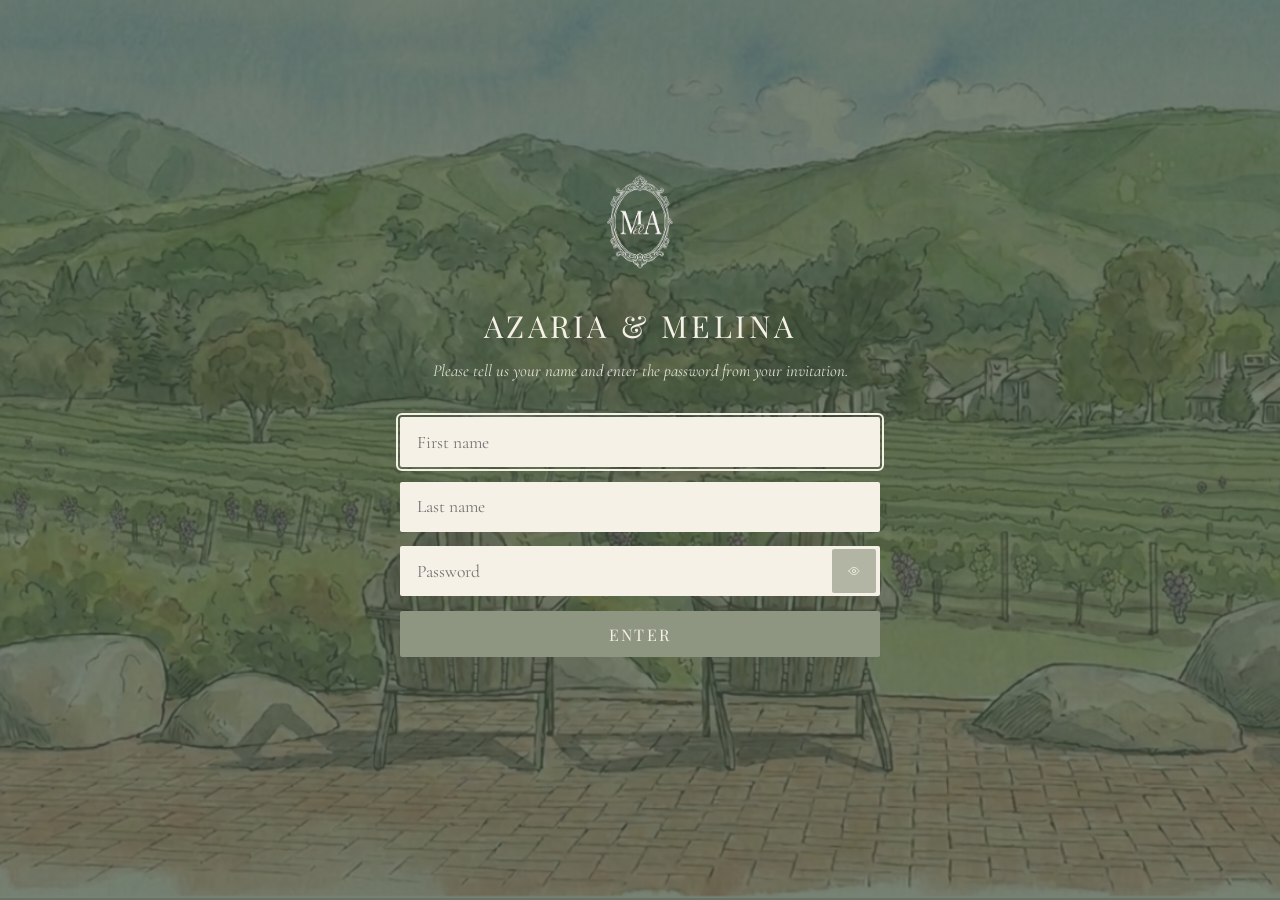
<file: index.html>
<!doctype html>
<html lang="en">
<head>
<meta charset="utf-8">
<meta name="viewport" content="width=device-width, initial-scale=1">
<meta name="robots" content="noindex, nofollow">
<title>Azaria &amp; Melina — October 9, 2027</title>
<link rel="preconnect" href="https://fonts.googleapis.com">
<link rel="preconnect" href="https://fonts.gstatic.com" crossorigin>
<link href="https://fonts.googleapis.com/css2?family=Cormorant+Garamond:ital,wght@0,300;0,400;0,600;1,400&family=Montserrat:wght@300;400;500&family=Pinyon+Script&family=Playfair+Display:ital,wght@0,400;0,700;1,400&display=swap" rel="stylesheet">
<link rel="stylesheet" href="css/style.css">
<script>try{if(localStorage.getItem('am-unlocked')!=='1'||!/(^|;\s*)am_first=/.test(document.cookie))document.documentElement.classList.add('locked')}catch(e){document.documentElement.classList.add('locked')}</script>
<script src="js/gate.js" defer></script>
<script src="js/site.js" defer></script>
</head>
<body class="home">

<div data-nav></div>

<header class="hero">
  <img class="monogram" src="assets/img/monogram.png" alt="Monogram of M and A">
  <h1 class="hero-names">Azaria &amp; Melina</h1>
  <p class="hero-date">October 9<sup>th</sup>, 2027</p>
  <p class="hero-count" data-countdown>Counting down&hellip;</p>
</header>

</body>
</html>
</file>
<file: css/style.css>
/* ==========================================================================
   Azaria & Melina — October 9, 2027
   Palette + type sampled from the Canva designs in /design_base
   ========================================================================== */

:root {
  --green:      #425340;
  --green-deep: #38452f;
  --green-card: #4a5a42;
  --cream:      #f6f1e7;
  --tan:        #b8b197; /* exact background of the itinerary icon crops */
  --sage:       #a3a89a;
  --sage-btn:   #8e9681;
  --silk:       #d8d1c9;

  --serif:  "Playfair Display", Georgia, serif;
  --body:   "Cormorant Garamond", Georgia, serif;
  --script: "Pinyon Script", cursive;
  --sans:   "Montserrat", -apple-system, sans-serif;

  --nav-h: 76px;
  --pad:   clamp(1.25rem, 5vw, 4rem);
}

*, *::before, *::after { box-sizing: border-box; }

/* scroll-padding keeps any in-page anchor clear of the sticky bar. */
html { -webkit-text-size-adjust: 100%; scroll-behavior: smooth; scroll-padding-top: var(--nav-h); }

body {
  margin: 0;
  font-family: var(--body);
  font-size: clamp(1.02rem, 0.95rem + 0.35vw, 1.2rem);
  line-height: 1.65;
  color: var(--cream);
  background: var(--green);
  -webkit-font-smoothing: antialiased;
}

img { max-width: 100%; display: block; }

a { color: inherit; }

.visually-hidden {
  position: absolute;
  width: 1px; height: 1px;
  margin: -1px; padding: 0;
  overflow: hidden;
  clip: rect(0 0 0 0);
  white-space: nowrap;
  border: 0;
}

/* --- Password gate ------------------------------------------------------- */
/* Content stays hidden until unlocked. The inline <head> script adds .locked
   before first paint so nothing flashes. */
html.locked { overflow: hidden; }
html.locked body > *:not(#gate) { display: none !important; }

#gate {
  position: fixed;
  inset: 0;
  z-index: 999;
  display: flex;
  align-items: center;
  justify-content: center;
  padding: var(--pad);
  background:
    linear-gradient(rgba(66, 83, 64, 0.72), rgba(66, 83, 64, 0.72)),
    url("../assets/img/hero-vineyard.png") center / cover no-repeat;
  background-color: var(--green);
}

.gate-box { width: min(30rem, 100%); text-align: center; }

.gate-box .monogram { width: 88px; margin: 0 auto 1.75rem; }

.gate-box h1 {
  font-family: var(--serif);
  font-weight: 400;
  letter-spacing: 0.12em;
  text-transform: uppercase;
  font-size: clamp(1.35rem, 1rem + 1.6vw, 1.9rem);
  margin: 0 0 0.4rem;
}

.gate-box p {
  margin: 0 0 2rem;
  font-size: 1.05rem;
  opacity: 0.88;
  font-style: italic;
}

.gate-form { display: flex; flex-direction: column; gap: 0.9rem; }

.gate-field { position: relative; display: flex; }

/* Only the password field needs room for the reveal button. */
.gate-field input { padding-right: 3.25rem; }

.gate-form input {
  width: 100%;
  padding: 0.85rem 1rem;
  font-family: var(--body);
  font-size: 1.1rem;
  color: var(--green);
  background: var(--cream);
  border: 1px solid rgba(246, 241, 231, 0.5);
  border-radius: 2px;
}

.gate-form input:focus-visible { outline: 2px solid var(--cream); outline-offset: 2px; }

.gate-reveal {
  position: absolute;
  top: 50%;
  right: 4px;
  transform: translateY(-50%);
  display: flex;
  align-items: center;
  justify-content: center;
  width: 44px;
  height: 44px;
  padding: 0;
  color: var(--green);
  background: none;
  border: 0;
  border-radius: 2px;
  cursor: pointer;
  opacity: 0.65;
  transition: opacity 0.2s;
}

.gate-reveal:hover { opacity: 1; }
.gate-reveal:focus-visible { outline: 2px solid var(--green); outline-offset: -2px; opacity: 1; }
.gate-reveal svg { width: 22px; height: 22px; display: block; }

/* Swap the open/struck-through eye based on the button's pressed state. */
.gate-reveal .eye-off { display: none; }
.gate-reveal[aria-pressed="true"] .eye-on { display: none; }
.gate-reveal[aria-pressed="true"] .eye-off { display: block; }

.gate-form button {
  padding: 0.8rem 1rem;
  font-family: var(--serif);
  font-size: 1rem;
  letter-spacing: 0.14em;
  text-transform: uppercase;
  color: var(--cream);
  background: var(--sage-btn);
  border: 0;
  border-radius: 2px;
  cursor: pointer;
  transition: background 0.2s;
}

.gate-form button:hover { background: var(--sage); }

.gate-error {
  min-height: 1.5em;
  margin: 0.25rem 0 0;
  font-size: 0.95rem;
  font-style: italic;
  color: #f3d9c8;
}

.things-to-do {
  background:
    linear-gradient(rgba(66, 83, 64, 0.72), rgba(66, 83, 64, 0.72)),
    url("../assets/img/things-to-do.png") center / cover no-repeat;
  background-color: var(--green);
}

/* --- Navigation ---------------------------------------------------------- */
.nav {
  position: sticky;
  top: 0;
  z-index: 50;
  display: flex;
  align-items: center;
  justify-content: center;
  min-height: var(--nav-h);
  padding: 0 var(--pad);
  background: var(--green);
  transition: background 0.25s, box-shadow 0.25s;
}

/* On the home page the bar floats over the hero illustration, as in the
   design. The negative margin pulls the hero up underneath it so the
   illustration still runs full-bleed to the top of the viewport. */
body.home .nav {
  background: transparent;
  margin-bottom: calc(-1 * var(--nav-h));
}

/* Once scrolled, the bar picks up a background so the links stay legible
   over whatever is passing beneath them. */
body.home .nav.nav--scrolled { background: rgba(66, 83, 64, 0.94); }

@supports (backdrop-filter: blur(6px)) {
  body.home .nav.nav--scrolled { background: rgba(66, 83, 64, 0.8); backdrop-filter: blur(8px); }
}

.nav.nav--scrolled { box-shadow: 0 2px 18px rgba(40, 52, 38, 0.28); }

.nav-list {
  display: flex;
  flex-wrap: wrap;
  justify-content: center;
  gap: clamp(1rem, 3.4vw, 3.5rem);
  margin: 0;
  padding: 0;
  list-style: none;
}

.nav-list a {
  font-family: var(--serif);
  font-style: italic;
  font-size: 1.06rem;
  text-decoration: none;
  color: var(--cream);
  white-space: nowrap;
  padding-bottom: 3px;
  border-bottom: 1px solid transparent;
  transition: border-color 0.2s;
}

.nav-list a:hover,
.nav-list a[aria-current="page"] { border-bottom-color: var(--cream); }

.nav-toggle {
  display: none;
  position: absolute;
  right: var(--pad);
  width: 44px; height: 44px;
  padding: 0;
  background: none;
  border: 0;
  color: var(--cream);
  cursor: pointer;
}

.nav-toggle span,
.nav-toggle span::before,
.nav-toggle span::after {
  position: absolute;
  left: 11px;
  width: 22px; height: 1.5px;
  background: currentColor;
  transition: transform 0.25s, opacity 0.2s;
}
.nav-toggle span { top: 21px; }
.nav-toggle span::before { content: ""; top: -7px; left: 0; }
.nav-toggle span::after  { content: ""; top:  7px; left: 0; }

.nav-toggle[aria-expanded="true"] span { background: transparent; }
.nav-toggle[aria-expanded="true"] span::before { transform: translateY(7px) rotate(45deg); }
.nav-toggle[aria-expanded="true"] span::after  { transform: translateY(-7px) rotate(-45deg); }

/* --- Page shell ---------------------------------------------------------- */
.section { padding: clamp(3rem, 8vw, 5.5rem) var(--pad); }
.section--green { background: var(--green); }
.wrap { max-width: 1180px; margin: 0 auto; }
.wrap--narrow { max-width: 820px; margin: 0 auto; }

/* --- FAQs ---------------------------------------------------------------- */
.faq-page .h-script { margin-bottom: clamp(2.5rem, 5vw, 4rem); }

/* Flexbox (not grid) so that a trailing row with fewer than 3 items centres
   itself: two items sit evenly around the middle, a lone item is centred. */
.faq {
  --faq-col-gap: clamp(1.5rem, 3vw, 2.75rem);
  --faq-row-gap: clamp(2.5rem, 4.5vw, 4rem);
  display: flex;
  flex-wrap: wrap;
  justify-content: center;
  gap: var(--faq-row-gap) var(--faq-col-gap);
  margin: 0;
}

/* One column on mobile; the -1px keeps sub-pixel rounding from wrapping a
   full row early. */
.faq-item {
  flex: 0 1 100%;
  text-align: center;
}

@media (min-width: 640px) {
  .faq-item { flex-basis: calc((100% - var(--faq-col-gap)) / 2 - 1px); }
}

@media (min-width: 960px) {
  .faq-item { flex-basis: calc((100% - 2 * var(--faq-col-gap)) / 3 - 1px); }
}

.faq dt {
  font-family: var(--body); /* Cormorant Garamond, upright */
  font-weight: 600;
  font-style: normal;
  text-transform: uppercase;
  letter-spacing: 0.02em;
  font-size: clamp(1.35rem, 1.1rem + 1.1vw, 1.85rem);
  line-height: 1.2;
  margin-bottom: 0.85rem;
}

.faq dd {
  margin: 0;
  font-family: var(--body);
  font-style: normal;
  font-size: clamp(1rem, 0.95rem + 0.3vw, 1.15rem);
  line-height: 1.6;
}

.faq dd p { margin: 0 0 0.85rem; }
.faq dd p:last-child { margin-bottom: 0; }
.faq dd a { text-decoration: underline; text-underline-offset: 3px; }

.h-display {
  font-family: var(--serif);
  font-weight: 400;
  text-transform: uppercase;
  letter-spacing: clamp(0.04em, 1.2vw, 0.14em);
  font-size: clamp(1.9rem, 1.1rem + 3.4vw, 3.4rem);
  line-height: 1.15;
  margin: 0 0 1.5rem;
  text-align: center;
}

.h-script {
  font-family: var(--script);
  font-weight: 400;
  font-size: clamp(2.4rem, 1.5rem + 4vw, 4rem);
  line-height: 1.1;
  margin: 0 0 1.25rem;
  text-align: center;
}

.rule { width: min(560px, 80%); height: 1px; margin: 0 auto 2.5rem; background: rgba(246,241,231,0.55); border: 0; }

/* --- Home hero ----------------------------------------------------------- */
.hero {
  position: relative;
  min-height: 100svh;
  display: flex;
  flex-direction: column;
  align-items: center;
  justify-content: center;
  /* Equal vertical padding so the flex-centred text lands on the true
     viewport centre (the monogram is taken out of flow below). */
  padding: calc(var(--nav-h) + 2rem) var(--pad);
  text-align: center;
  background:
    linear-gradient(rgba(66, 83, 64, 0.72), rgba(66, 83, 64, 0.72)),
    url("../assets/img/hero-vineyard.png") center / cover no-repeat;
  background-color: var(--green);
}

/* Keeps the cream type legible over the illustration at any crop. */
.hero::before {
  content: "";
  position: absolute;
  inset: 0;
  background: linear-gradient(rgba(66,83,64,0.45), rgba(66,83,64,0.25) 45%, rgba(66,83,64,0.4));
}

.hero > * { position: relative; }

/* Pulled out of the flex flow and pinned near the top, so it sits high on the
   page without shifting the names/date/count, which stay vertically centred. */
.hero .monogram {
  position: absolute;
  top: calc(var(--nav-h) + clamp(1rem, 4vh, 3rem));
  left: 50%;
  transform: translateX(-50%);
  width: clamp(64px, 16vw, 128px);
  margin: 0;
}

/* Phones: dial the monogram down. Desktop keeps the 128px cap above; this only
   affects small screens, and still shrinks with the viewport. */
@media (max-width: 600px) {
  .hero .monogram { width: clamp(52px, 12vw, 78px); }
}

/* .hero h1 {
  font-family: var(--serif);
  font-weight: 400;
  letter-spacing: 0.12em;
  text-transform: uppercase;
  font-size: clamp(1.35rem, 1rem + 1.6vw, 1.9rem);
  margin: 0 0 0.4rem;
} */

.hero-names {
  font-family: var(--serif);
  font-weight: 400;
  text-transform: uppercase;
  letter-spacing: 0.12em;
  /* Scale to the line's own width so it never wraps. "AZARIA & MELINA"
     measures 8.82em in Playfair Display and 9.21em in the Georgia fallback,
     letter-spacing included; dividing the available width by 9.4 keeps it on
     one line in either font, including while the webfont is still loading.
     If the wording changes, re-measure and update the divisor.
     The 9.75rem cap is the desktop ceiling (was 7.5rem, +30%); below the
     crossover width the divisor governs and the line already fills the
     available width, so it can't grow further there without wrapping. */
  font-size: min(9.75rem, calc((75vw - 2 * var(--pad)) / 9.4));
  white-space: nowrap;
  line-height: 1;
  margin: 0 0 1.25rem;
  text-shadow: 0 2px 18px rgba(40, 52, 38, 0.35);
}

.hero-names .amp {
  font-family: var(--script);
  text-transform: lowercase;
  letter-spacing: 0;
  font-size: 0.82em;
  padding: 0 0.1em;
}

.hero-date {
  font-family: var(--serif);
  font-size: clamp(1.15rem, 0.9rem + 1.1vw, 1.7rem);
  margin: 0 0 0.35rem;
}

.hero-date sup { font-size: 0.6em; }

.hero-count {
  font-family: var(--serif);
  letter-spacing: 0.08em;
  text-transform: uppercase;
  font-size: clamp(0.95rem, 0.85rem + 0.6vw, 1.25rem);
  margin: 0;
}

/* --- home --------------------------------------------------------------- */
.home-page {
  min-height: calc(100svh - var(--nav-h));
  display: flex;
  align-items: center;
  padding: clamp(2.5rem, 6vw, 4.5rem) var(--pad);
  background: var(--silk) url("../assets/img/silk.png") center / cover no-repeat;
}

.home-page-grid {
  display: grid;
  grid-template-columns: 1.55fr 1fr;
  gap: clamp(1.5rem, 4vw, 4rem);
  align-items: center;
  max-width: 1180px;
  margin: 0 auto;
  width: 100%;
}

.home-page-card {
  padding: clamp(1.75rem, 4vw, 3.25rem);
  background: var(--green-card);
  text-align: center;
}

.home-page-card h1 {
  font-family: var(--serif);
  font-weight: 400;
  font-size: clamp(2rem, 1.2rem + 3vw, 3.2rem);
  margin: 0 0 1.5rem;
}

.home-page-card p { margin: 0 0 1.35rem; }

.home-page-card .signoff {
  font-family: var(--script);
  font-size: clamp(1.6rem, 1.1rem + 2vw, 2.4rem);
  margin: 0.5rem 0 0;
}

.home-page-photo img { width: 100%; height: 100%; object-fit: cover; }

/* --- Travel: about ------------------------------------------------------- */
.about {
  display: grid;
  grid-template-columns: 1fr 1.1fr 1fr;
  min-height: 62vh;
  background: var(--green);
}

.about img { width: 100%; height: 100%; object-fit: cover; min-height: 220px; }

.about-copy {
  display: flex;
  flex-direction: column;
  justify-content: center;
  padding: clamp(2rem, 4vw, 3.5rem) clamp(1.5rem, 3vw, 2.5rem);
  text-align: center;
}

.about-copy h1 {
  font-family: var(--script);
  font-weight: 400;
  font-size: clamp(2.2rem, 1.4rem + 3.4vw, 3.6rem);
  margin: 0 0 1.5rem;
}

.about-copy p { margin: 0 0 1.5rem; }

/* --- Airports ------------------------------------------------------------ */
.airport { display: flex; align-items: flex-start; gap: clamp(1rem, 3vw, 2.5rem); margin-bottom: 2.75rem; }

.airport-icon { flex: 0 0 auto; width: clamp(48px, 7vw, 88px); color: var(--cream); }
.airport-icon svg { width: 100%; height: auto; }

.airport-body { flex: 1 1 auto; min-width: 0; }

.airport-body h3 {
  margin: 0 0 1rem;
  padding: 0.55rem 1rem;
  background: var(--sage);
  border: 1px solid #7d5c52;
  color: var(--green);
  font-family: var(--body);
  font-weight: 600;
  letter-spacing: 0.03em;
  font-size: clamp(0.95rem, 0.85rem + 0.5vw, 1.15rem);
}

.airport-body h3 span { font-weight: 400; }

.airport-body ul { margin: 0; padding-left: 1.25rem; }
.airport-body li { margin-bottom: 0.4rem; font-weight: 600; }

/* --- Hotels -------------------------------------------------------------- */
.hotels {
  background: var(--green) url("../assets/img/vineyard-band.png") center / cover no-repeat;
  position: relative;
}

.hotels::before { content: ""; position: absolute; inset: 0; background: rgba(66,83,64,0.72); }
.hotels > * { position: relative; }

.hotels .lede { max-width: 62rem; margin: 0 auto 2.75rem; text-align: center; }

.hotel-grid {
  display: grid;
  grid-template-columns: repeat(auto-fit, minmax(230px, 1fr));
  gap: clamp(1rem, 2.5vw, 1.75rem);
}

.hotel-card {
  display: flex;
  flex-direction: column;
  align-items: center;
  gap: 0.9rem;
  padding: clamp(1.5rem, 3vw, 2.25rem) 1.25rem;
  background: rgba(72, 88, 60, 0.9);
  text-align: center;
}

.hotel-card img { width: 72px; height: 72px; object-fit: contain; }

.hotel-card h3 {
  margin: 0;
  font-family: var(--body);
  font-weight: 600;
  letter-spacing: 0.1em;
  text-transform: uppercase;
  font-size: 1.05rem;
}

.hotel-card .meta { margin: 0; font-size: 0.9rem; opacity: 0.9; }

.hotel-card hr { width: 100%; height: 1px; margin: 0.35rem 0; background: rgba(246,241,231,0.4); border: 0; }

.hotel-card .addr { margin: 0; font-size: 0.9rem; }

.btn {
  display: inline-block;
  margin-top: auto;
  padding: 0.7rem 1.9rem;
  font-family: var(--serif);
  font-size: 0.9rem;
  letter-spacing: 0.16em;
  text-transform: uppercase;
  text-decoration: none;
  color: var(--cream);
  background: var(--sage-btn);
  border: 0;
  transition: background 0.2s;
}

.btn:hover { background: var(--sage); color: var(--green); }

/* Booking links aren't open yet. Real <button disabled> so it's genuinely
   inert and announced as disabled, not just styled to look that way. */
.btn:disabled {
  opacity: 0.45;
  cursor: not-allowed;
  background: var(--sage-btn);
  color: var(--cream);
}

/* --- Itinerary ----------------------------------------------------------- */
.weekend-section {
    background: var(--green) url("../assets/img/itinerary.png") center / cover no-repeat;
}

.weekend-card {
  padding: clamp(1.5rem, 4vw, 3rem) clamp(1rem, 3vw, 2.5rem);
  background: rgb(184, 177, 151, 0.75);
}

.weekend-grid { display: grid; grid-template-columns: repeat(3, 1fr); gap: clamp(1.5rem, 3vw, 2rem); }

.day { text-align: center; display: flex; flex-direction: column; }

.day h3 {
  font-family: var(--script);
  font-weight: 400;
  font-size: clamp(1.8rem, 1.2rem + 2.4vw, 3rem);
  margin: 0 0 1.5rem;
}

.day ul { margin: 0 0 1.75rem; padding: 0; list-style: none; font-family: var(--sans); font-weight: 300; }
.day li { margin-bottom: 1.5rem; font-size: clamp(0.85rem, 0.75rem + 0.5vw, 1.05rem); }

.day img { width: clamp(52px, 7vw, 82px); margin: auto auto 0; }

.attire { text-align: center; }
.attire h3 { font-family: var(--script); font-weight: 400; font-size: clamp(1.6rem, 1.1rem + 2vw, 2.3rem); margin: 2.5rem 0 0.5rem; }
.attire p { margin: 0 0 1rem; }

/* --- RSVP ---------------------------------------------------------------- */
.rsvp {
  display: grid;
  grid-template-columns: 45.5% 1fr;
  min-height: calc(100svh - var(--nav-h));
}

.rsvp-panel { padding: clamp(2.5rem, 5vw, 4rem) var(--pad); background: var(--green); }

.rsvp-panel h1 {
  font-family: var(--serif);
  font-weight: 400;
  font-size: clamp(2.4rem, 1.5rem + 4vw, 4rem);
  margin: 0 0 1.5rem;
  text-align: center;
}

.rsvp-panel p { margin: 0 0 1.5rem; }
.rsvp-panel .deadline { font-style: italic; text-align: center; margin-top: 2.5rem; }
.rsvp-panel .btn { margin: 0.5rem 0 2rem; }

/* Recreates the striped panel from the design in pure CSS. */
.rsvp-stripes {
  background: repeating-linear-gradient(
    90deg,
    var(--cream) 0 50px,
    var(--sage)  50px 100px
  );
}

/* --- RSVP form ----------------------------------------------------------- */
.rsvp-page { text-align: left; }
.rsvp-page .h-display { text-align: center; }

.rsvp-intro {
  max-width: 40rem;
  margin: 0 auto 2.75rem;
  text-align: center;
}

.rsvp-form .field { margin-bottom: 1.6rem; }

/* Two-up on wide screens, stacked on mobile. */
.field-row {
  display: grid;
  grid-template-columns: 1fr 1fr;
  gap: 0 1.25rem;
}
.field-row .field { margin-bottom: 1.6rem; }

.field-label {
  display: block;
  margin-bottom: 0.5rem;
  font-family: var(--serif);
  font-size: 1.05rem;
  letter-spacing: 0.01em;
}

.field-hint {
  margin: 0.5rem 0 0;
  font-size: 0.92rem;
  font-style: italic;
  opacity: 0.82;
}

.optional { font-style: italic; opacity: 0.7; font-size: 0.9em; }

.form-control {
  width: 100%;
  padding: 0.7rem 0.9rem;
  font-family: var(--body);
  font-size: 1.08rem;
  color: var(--green);
  background: var(--cream);
  border: 1px solid rgba(246, 241, 231, 0.5);
  border-radius: 2px;
}
.form-control:focus-visible { outline: 2px solid var(--cream); outline-offset: 2px; }
.form-control--narrow { max-width: 8rem; }
textarea.form-control { resize: vertical; min-height: 5.5rem; line-height: 1.5; }

/* Radios / checkboxes */
.rsvp-form fieldset { border: 0; margin: 0; padding: 0; }
.rsvp-form legend { padding: 0; }

.choice {
  display: flex;
  align-items: center;
  gap: 0.65rem;
  padding: 0.4rem 0;
  cursor: pointer;
}
.choice input {
  flex: 0 0 auto;
  width: 1.15rem;
  height: 1.15rem;
  accent-color: var(--sage-btn);
}

.rsvp-submit { margin-top: 0.5rem; border: 0; cursor: pointer; }
.rsvp-submit:disabled { opacity: 0.5; cursor: default; }

.rsvp-status {
  min-height: 1.4em;
  margin: 1rem 0 0;
  font-style: italic;
}
.rsvp-status.is-error { color: #f3d9c8; font-style: normal; }

.rsvp-success { text-align: center; padding: 1rem 0; }
.rsvp-success .h-script { margin-bottom: 1rem; }
.rsvp-success-msg { max-width: 34rem; margin: 0 auto 2rem; }

@media (max-width: 560px) {
  .field-row { grid-template-columns: 1fr; gap: 0; }
}

/* --- Coming soon --------------------------------------------------------- */
.coming-soon {
  display: flex;
  align-items: center;
  justify-content: center;
  min-height: calc(100svh - var(--nav-h) - 22rem);
  padding: clamp(3rem, 10vw, 7rem) var(--pad);
  background: var(--green);
  text-align: center;
}

.coming-soon p { max-width: 34rem; margin: 0 auto; }

/* --- Registry ------------------------------------------------------------ */
.registry {
  display: flex;
  align-items: center;
  min-height: calc(100svh - var(--nav-h));
  padding: clamp(2.5rem, 6vw, 4.5rem) var(--pad);
  background: #7d827c url("../assets/img/cypress.jpg") center / cover no-repeat;
}

/* The photo is 16:9 and the cypress sits on its right third, so a centred
   crop on a tall screen shows nothing but open water. Bias toward the tree. */
@media (max-aspect-ratio: 1 / 1) {
  .registry { background-position: 72% center; }
}

.registry-card {
  width: min(63rem, 100%);
  margin: 0 auto;
  padding: clamp(1.75rem, 4vw, 3.25rem);
  background: rgba(74, 90, 66, 0.86);
  text-align: center;
}

.registry-card .title-rule { display: flex; align-items: center; gap: 1.5rem; margin-bottom: 0.5rem; }
.registry-card .title-rule::before,
.registry-card .title-rule::after { content: ""; flex: 1; height: 1px; background: var(--cream); }
.registry-card .title-rule h1 { font-family: var(--script); font-weight: 400; font-size: clamp(2.2rem, 1.4rem + 3vw, 3.4rem); margin: 0; }

.registry-links {
  display: flex;
  flex-wrap: wrap;
  justify-content: center;
  gap: clamp(1.5rem, 5vw, 4rem);
  margin: 2.5rem 0;
}

.registry-links a {
  display: flex;
  align-items: center;
  justify-content: center;
  /* Normalise on width — the three logos have very different proportions,
     and matching widths keeps the row balanced the way the design does. */
  width: clamp(110px, 16vw, 180px);
  opacity: 0.95;
  transition: opacity 0.2s, transform 0.2s;
}

.registry-links img { width: 100%; height: auto; }

.registry-links a:hover { opacity: 1; transform: translateY(-2px); }
.registry-links a:focus-visible { outline: 2px solid var(--cream); outline-offset: 6px; }

.registry-card .signoff { font-family: var(--script); font-size: clamp(1.6rem, 1.1rem + 2vw, 2.3rem); margin: 0.25rem 0 0; }

/* --- Photos -------------------------------------------------------------- */
.photo-grid {
  display: grid;
  grid-template-columns: repeat(auto-fill, minmax(230px, 1fr));
  gap: clamp(0.75rem, 2vw, 1.25rem);
}

.photo-grid figure { margin: 0; aspect-ratio: 3 / 4; background: rgba(246,241,231,0.08); }
.photo-grid img { width: 100%; height: 100%; object-fit: cover; }

.photo-status { text-align: center; font-style: italic; opacity: 0.9; }

/* --- Things to do -------------------------------------------------------- */
.tile-grid { display: grid; grid-template-columns: repeat(auto-fit, minmax(260px, 1fr)); gap: clamp(1rem, 2.5vw, 1.75rem); }

.tile { padding: clamp(1.5rem, 3vw, 2.25rem); background: rgba(72, 88, 60, 0.75); text-align: center; }
.tile h3 { font-family: var(--script); font-weight: 400; font-size: clamp(1.6rem, 1.1rem + 2vw, 2.3rem); margin: 0 0 1rem; }
.tile ul { margin: 0; padding: 0; list-style: none; }
.tile li { margin-bottom: 1rem; }
.tile a { text-decoration: underline; text-underline-offset: 4px; }
.tile .note { display: block; font-size: 0.85em; opacity: 0.85; }

.lede-centred { max-width: 46rem; margin: 0 auto 3rem; text-align: center; font-style: italic; }

/* --- Footer -------------------------------------------------------------- */
.footer {
  padding: clamp(3rem, 7vw, 5rem) var(--pad);
  background: var(--green);
  text-align: center;
}

.footer h2 { font-family: var(--script); font-weight: 400; font-size: clamp(2rem, 1.4rem + 2.6vw, 3rem); margin: 0 0 0.75rem; }
.footer p { max-width: 34rem; margin: 0 auto 2.5rem; }
.footer .monogram { width: 62px; margin: 0 auto; }

/* --- Responsive ---------------------------------------------------------- */
@media (max-width: 1000px) {
  /* Drives the bar height and the home page's negative offset together. */
  :root { --nav-h: 64px; }

  .nav { justify-content: flex-start; }
  .nav-toggle { display: block; }

  .nav-list {
    display: none;
    position: absolute;
    top: 100%; left: 0; right: 0;
    flex-direction: column;
    align-items: center;
    gap: 0;
    padding: 0.5rem 0 1.25rem;
    background: var(--green);
    box-shadow: 0 12px 24px rgba(40, 52, 38, 0.3);
  }

  .nav-list.open { display: flex; }
  .nav-list li { width: 100%; text-align: center; }
  .nav-list a { display: block; padding: 0.85rem 1rem; font-size: 1.2rem; border-bottom: 0; }
  .nav-list a[aria-current="page"] { background: rgba(246,241,231,0.12); }

  /* The home hero's nav overlays the illustration, so give it a scrim. */
  body.home .nav-list { background: rgba(66, 83, 64, 0.97); }

  /* Stack in source order — alley photo, copy, then the door photo — so the
     left-hand image stays above the text the way it reads on desktop. */
  .about { grid-template-columns: 1fr; }
  .about img { max-height: 300px; }

  .rsvp { grid-template-columns: 1fr; min-height: 0; }
  .rsvp-stripes { min-height: 140px; }
}

@media (max-width: 760px) {
  .home-page-grid { grid-template-columns: 1fr; }
  .home-page-photo { max-height: 60vh; }

  .weekend-grid { grid-template-columns: 1fr; gap: 2.5rem; }

  .day { padding-bottom: 1.5rem; border-bottom: 1px solid rgba(66,83,64,0.25); }
  .day:last-child { border-bottom: 0; }
  .day ul { margin-bottom: 1.25rem; }
  .day li { margin-bottom: 1rem; }

  .airport { flex-direction: column; align-items: center; text-align: center; }
  .airport-body ul { display: inline-block; text-align: left; }

  .registry-card .title-rule::before,
  .registry-card .title-rule::after { display: none; }
}

@media (prefers-reduced-motion: reduce) {
  html { scroll-behavior: auto; }
  *, *::before, *::after { transition-duration: 0.01ms !important; animation-duration: 0.01ms !important; }
}
</file>
